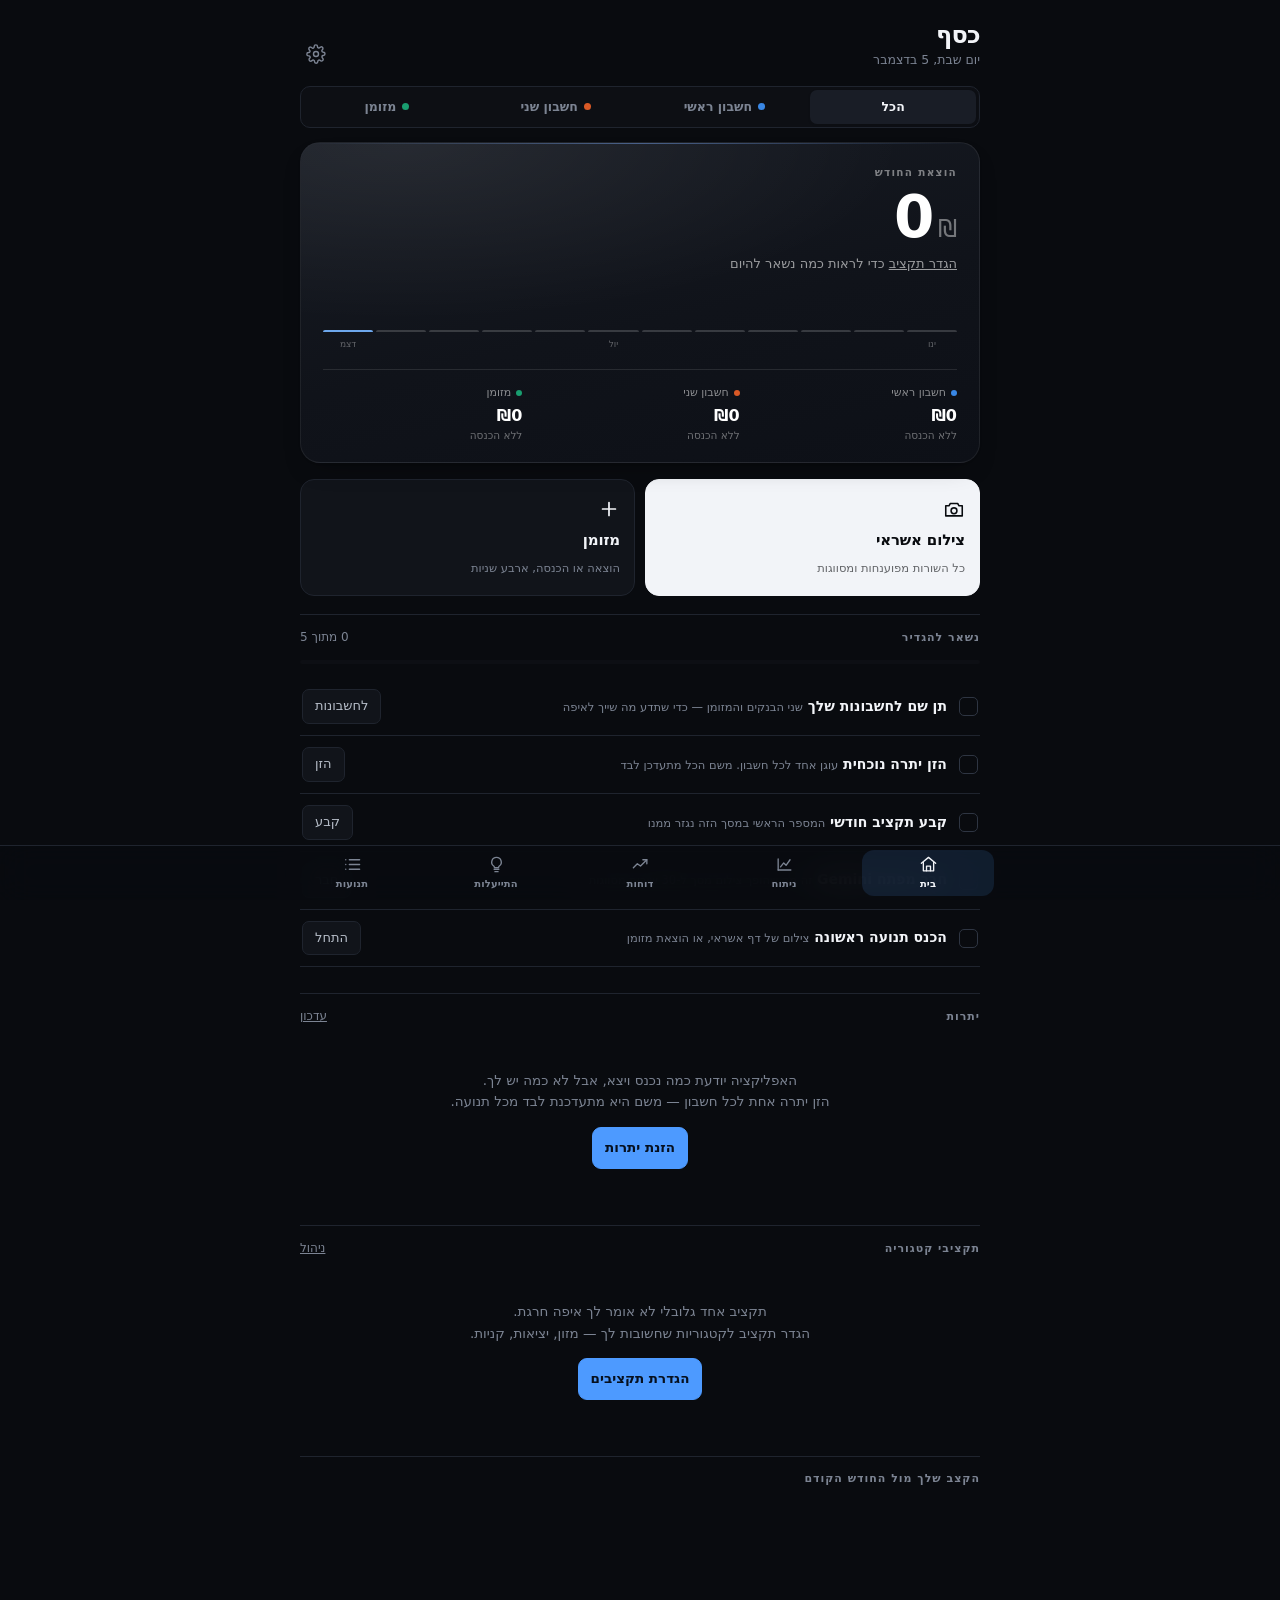
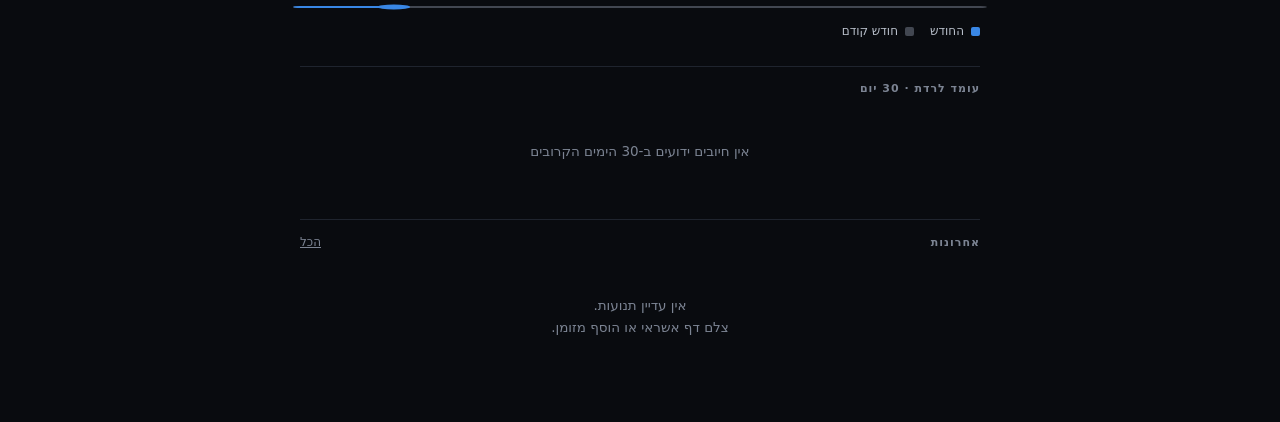
<file: index.html>
<!DOCTYPE html>
<html lang="he" dir="rtl">
<head>
<meta charset="utf-8">
<!--
  מדיניות תוכן קשיחה. XSS הוא כל מודל האיום כאן: אין שרת, ולכן הדרך היחידה
  להוציא נתונים מהמכשיר היא קוד זר שרץ בעמוד. default-src 'none' חוסם הכל,
  ומה שנפתח נפתח בשם. היעד היחיד שמותר לצאת אליו הוא נקודת הקצה של Gemini.
  script-src ללא 'unsafe-inline' ו-'unsafe-eval' — אין סקריפט מוטבע בעמוד.
-->
<meta http-equiv="Content-Security-Policy" content="default-src 'none'; script-src 'self'; style-src 'self' 'unsafe-inline'; img-src 'self' data: blob:; connect-src 'self' https://generativelanguage.googleapis.com; manifest-src 'self'; worker-src 'self'; base-uri 'none'; form-action 'none'; frame-ancestors 'none'">
<meta name="referrer" content="no-referrer">
<meta name="viewport" content="width=device-width,initial-scale=1,viewport-fit=cover">
<meta name="theme-color" content="#f9f9f7" media="(prefers-color-scheme: light)">
<meta name="theme-color" content="#0d0d0d" media="(prefers-color-scheme: dark)">
<meta name="apple-mobile-web-app-capable" content="yes">
<meta name="description" content="מעקב הוצאות פרטי — הכל נשאר על המכשיר.">
<title>כסף</title>
<link rel="manifest" href="./manifest.webmanifest">
<link rel="apple-touch-icon" href="./icons/icon-192.png">
<link rel="stylesheet" href="./style.css">
</head>
<body>

<svg width="0" height="0" style="position:absolute" aria-hidden="true"><defs>
  <g id="i-base" fill="none" stroke="currentColor" stroke-width="1.7" stroke-linecap="round" stroke-linejoin="round"></g>
</defs>
<symbol id="ic-home" viewBox="0 0 24 24" fill="none" stroke="currentColor" stroke-width="1.7" stroke-linecap="round" stroke-linejoin="round"><path d="M3 10.5 12 3l9 7.5"/><path d="M5.5 9.5V20h13V9.5"/><path d="M9.5 20v-6h5v6"/></symbol>
<symbol id="ic-food" viewBox="0 0 24 24" fill="none" stroke="currentColor" stroke-width="1.7" stroke-linecap="round" stroke-linejoin="round"><path d="M6 3v8a2 2 0 0 0 4 0V3"/><path d="M8 11v10"/><path d="M17 3c-1.5 1.5-2 3.5-2 5.5S15.5 12 17 12.5V21"/></symbol>
<symbol id="ic-car" viewBox="0 0 24 24" fill="none" stroke="currentColor" stroke-width="1.7" stroke-linecap="round" stroke-linejoin="round"><path d="M4 16v2.5M20 16v2.5"/><path d="M3 16v-4l2-5h14l2 5v4z"/><path d="M5.5 7h13"/><circle cx="7.5" cy="13.5" r="1"/><circle cx="16.5" cy="13.5" r="1"/></symbol>
<symbol id="ic-health" viewBox="0 0 24 24" fill="none" stroke="currentColor" stroke-width="1.7" stroke-linecap="round" stroke-linejoin="round"><path d="M12 20s-7-4.5-7-9.5A4 4 0 0 1 12 8a4 4 0 0 1 7 2.5c0 5-7 9.5-7 9.5z"/></symbol>
<symbol id="ic-family" viewBox="0 0 24 24" fill="none" stroke="currentColor" stroke-width="1.7" stroke-linecap="round" stroke-linejoin="round"><circle cx="8" cy="7" r="2.6"/><circle cx="17" cy="9" r="2"/><path d="M3.5 19v-1.5A3.5 3.5 0 0 1 7 14h2a3.5 3.5 0 0 1 3.5 3.5V19"/><path d="M15 19v-1a2.7 2.7 0 0 1 2.7-2.7h.6A2.7 2.7 0 0 1 21 18v1"/></symbol>
<symbol id="ic-bag" viewBox="0 0 24 24" fill="none" stroke="currentColor" stroke-width="1.7" stroke-linecap="round" stroke-linejoin="round"><path d="M5 8h14l-1 12H6z"/><path d="M9 8V6a3 3 0 0 1 6 0v2"/></symbol>
<symbol id="ic-plane" viewBox="0 0 24 24" fill="none" stroke="currentColor" stroke-width="1.7" stroke-linecap="round" stroke-linejoin="round"><path d="M21 12 3 18l4-6-4-6z"/><path d="M7 12h14"/></symbol>
<symbol id="ic-repeat" viewBox="0 0 24 24" fill="none" stroke="currentColor" stroke-width="1.7" stroke-linecap="round" stroke-linejoin="round"><path d="M4 9a5 5 0 0 1 5-5h10"/><path d="m16 1 3 3-3 3"/><path d="M20 15a5 5 0 0 1-5 5H5"/><path d="m8 23-3-3 3-3"/></symbol>
<symbol id="ic-bank" viewBox="0 0 24 24" fill="none" stroke="currentColor" stroke-width="1.7" stroke-linecap="round" stroke-linejoin="round"><path d="M3 9.5 12 4l9 5.5"/><path d="M5 10v8M10 10v8M14 10v8M19 10v8"/><path d="M3 20h18"/></symbol>
<symbol id="ic-chart" viewBox="0 0 24 24" fill="none" stroke="currentColor" stroke-width="1.7" stroke-linecap="round" stroke-linejoin="round"><path d="M4 19V5"/><path d="M4 19h16"/><path d="m7 15 4-5 3 3 5-7"/></symbol>
<symbol id="ic-swap" viewBox="0 0 24 24" fill="none" stroke="currentColor" stroke-width="1.7" stroke-linecap="round" stroke-linejoin="round"><path d="M4 8h13"/><path d="m14 5 3 3-3 3"/><path d="M20 16H7"/><path d="m10 13-3 3 3 3"/></symbol>
<symbol id="ic-income" viewBox="0 0 24 24" fill="none" stroke="currentColor" stroke-width="1.7" stroke-linecap="round" stroke-linejoin="round"><path d="M12 4v10"/><path d="m8 10 4 4 4-4"/><path d="M4 17v2a1 1 0 0 0 1 1h14a1 1 0 0 0 1-1v-2"/></symbol>
<symbol id="ic-plus" viewBox="0 0 24 24" fill="none" stroke="currentColor" stroke-width="1.9" stroke-linecap="round"><path d="M12 5v14M5 12h14"/></symbol>
<symbol id="ic-camera" viewBox="0 0 24 24" fill="none" stroke="currentColor" stroke-width="1.7" stroke-linecap="round" stroke-linejoin="round"><path d="M3 8.5h3.5L8 6h8l1.5 2.5H21v11H3z"/><circle cx="12" cy="14" r="3.2"/></symbol>
<symbol id="ic-gear" viewBox="0 0 24 24" fill="none" stroke="currentColor" stroke-width="1.7" stroke-linecap="round" stroke-linejoin="round"><circle cx="12" cy="12" r="3"/><path d="M19.4 15a1.6 1.6 0 0 0 .3 1.8l.1.1a2 2 0 1 1-2.8 2.8l-.1-.1a1.6 1.6 0 0 0-2.7 1.1v.3a2 2 0 1 1-4 0v-.2a1.6 1.6 0 0 0-2.8-1.1l-.1.1a2 2 0 1 1-2.8-2.8l.1-.1a1.6 1.6 0 0 0-1.1-2.7H3a2 2 0 1 1 0-4h.2a1.6 1.6 0 0 0 1.1-2.8l-.1-.1a2 2 0 1 1 2.8-2.8l.1.1a1.6 1.6 0 0 0 2.7-1.1V3a2 2 0 1 1 4 0v.2a1.6 1.6 0 0 0 2.8 1.1l.1-.1a2 2 0 1 1 2.8 2.8l-.1.1a1.6 1.6 0 0 0 1.1 2.7h.3a2 2 0 1 1 0 4h-.2a1.6 1.6 0 0 0-1.5 1z"/></symbol>
<symbol id="ic-check" viewBox="0 0 24 24" fill="none" stroke="currentColor" stroke-width="2.6" stroke-linecap="round" stroke-linejoin="round"><path d="m4 12.5 5.5 5.5L20 6"/></symbol>
<symbol id="ic-alert" viewBox="0 0 24 24" fill="none" stroke="currentColor" stroke-width="1.7" stroke-linecap="round" stroke-linejoin="round"><path d="M12 4 2.5 20h19z"/><path d="M12 10v4.5M12 17.5v.01"/></symbol>
<symbol id="ic-info" viewBox="0 0 24 24" fill="none" stroke="currentColor" stroke-width="1.7" stroke-linecap="round" stroke-linejoin="round"><circle cx="12" cy="12" r="9"/><path d="M12 11v5M12 7.5v.01"/></symbol>
<symbol id="ic-key" viewBox="0 0 24 24" fill="none" stroke="currentColor" stroke-width="1.7" stroke-linecap="round" stroke-linejoin="round"><circle cx="8" cy="15" r="4"/><path d="m11 12 8-8 2 2-2 2 2 2-2 2-2-2-2 2z"/></symbol>
<symbol id="ic-save" viewBox="0 0 24 24" fill="none" stroke="currentColor" stroke-width="1.7" stroke-linecap="round" stroke-linejoin="round"><path d="M12 3v12"/><path d="m8 11 4 4 4-4"/><path d="M4 18v2h16v-2"/></symbol>
<symbol id="ic-list" viewBox="0 0 24 24" fill="none" stroke="currentColor" stroke-width="1.7" stroke-linecap="round" stroke-linejoin="round"><path d="M8 6h13M8 12h13M8 18h13"/><path d="M3.5 6v.01M3.5 12v.01M3.5 18v.01"/></symbol>
<symbol id="ic-bulb" viewBox="0 0 24 24" fill="none" stroke="currentColor" stroke-width="1.7" stroke-linecap="round" stroke-linejoin="round"><path d="M9 18h6"/><path d="M10 21h4"/><path d="M12 3a6 6 0 0 0-3.5 10.9c.6.5.9 1.2.9 1.9v.2h5.2v-.2c0-.7.3-1.4.9-1.9A6 6 0 0 0 12 3z"/></symbol>
<symbol id="ic-search" viewBox="0 0 24 24" fill="none" stroke="currentColor" stroke-width="1.7" stroke-linecap="round"><circle cx="11" cy="11" r="6.5"/><path d="m16 16 4.5 4.5"/></symbol>
<symbol id="ic-trash" viewBox="0 0 24 24" fill="none" stroke="currentColor" stroke-width="1.7" stroke-linecap="round" stroke-linejoin="round"><path d="M4 7h16"/><path d="M9 7V5h6v2"/><path d="M6.5 7 7.5 20h9l1-13"/></symbol>
<symbol id="ic-x" viewBox="0 0 24 24" fill="none" stroke="currentColor" stroke-width="1.9" stroke-linecap="round"><path d="M6 6 18 18M18 6 6 18"/></symbol>
<symbol id="ic-chev" viewBox="0 0 24 24" fill="none" stroke="currentColor" stroke-width="1.9" stroke-linecap="round" stroke-linejoin="round"><path d="m9 5 7 7-7 7"/></symbol>
<symbol id="ic-moon" viewBox="0 0 24 24" fill="none" stroke="currentColor" stroke-width="1.7" stroke-linecap="round" stroke-linejoin="round"><path d="M20 14.5A8.5 8.5 0 0 1 9.5 4a8.5 8.5 0 1 0 10.5 10.5z"/></symbol>
<symbol id="ic-trend" viewBox="0 0 24 24" fill="none" stroke="currentColor" stroke-width="1.7" stroke-linecap="round" stroke-linejoin="round"><path d="m3 16 5-5 4 3 8-8"/><path d="M15 6h5v5"/></symbol>
<symbol id="ic-lock" viewBox="0 0 24 24" fill="none" stroke="currentColor" stroke-width="1.7" stroke-linecap="round" stroke-linejoin="round"><rect x="4.5" y="10.5" width="15" height="10" rx="2"/><path d="M8 10.5V7.5a4 4 0 0 1 8 0v3"/></symbol>
<symbol id="ic-shield" viewBox="0 0 24 24" fill="none" stroke="currentColor" stroke-width="1.7" stroke-linecap="round" stroke-linejoin="round"><path d="M12 3 5 6v5.5c0 4.4 2.9 8.2 7 9.5 4.1-1.3 7-5.1 7-9.5V6z"/><path d="m9 12 2 2 4-4"/></symbol>
</svg>

<div class="sheet" id="sh-lock"><div class="veil"></div><div class="card">
  <div class="grip"></div><h2 class="title">האפליקציה נעולה</h2>
  <div id="lock-body"></div>
</div></div>

<div class="sheet" id="sh-pin"><div class="veil" data-close></div><div class="card">
  <div class="grip"></div><h2 class="title" id="pin-title">קוד נעילה</h2>
  <div id="pin-body"></div>
</div></div>

<div id="app">

<!-- ==================== בית ==================== -->
<section class="view on" id="v-home">
  <header class="pagehead">
    <div>
      <h1>כסף</h1>
      <div class="meta" id="home-date"></div>
    </div>
    <button id="go-settings" aria-label="הגדרות" style="color:var(--ink-3);padding:6px">
      <svg width="20" height="20"><use href="#ic-gear"/></svg>
    </button>
  </header>

  <div class="segmented" id="acct-switch"></div>

  <div class="board" id="board"></div>

  <div class="actions">
    <button class="action primary" id="act-shot">
      <svg><use href="#ic-camera"/></svg>
      <span class="t">צילום אשראי</span>
      <span class="s">כל השורות מפוענחות ומסווגות</span>
    </button>
    <button class="action" id="act-cash">
      <svg><use href="#ic-plus"/></svg>
      <span class="t">מזומן</span>
      <span class="s">הוצאה או הכנסה, ארבע שניות</span>
    </button>
  </div>

  <div id="setup" hidden></div>
  <div id="home-alerts"></div>
  <div id="recap" hidden></div>

  <div class="sec">
    <header>
      <h2>יתרות</h2>
      <button class="aside" id="edit-balances" style="text-decoration:underline">עדכון</button>
    </header>
    <div id="balances"></div>
  </div>

  <div class="sec">
    <header>
      <h2>תקציבי קטגוריה</h2>
      <button class="aside" id="edit-budgets" style="text-decoration:underline">ניהול</button>
    </header>
    <div id="budgets"></div>
  </div>

  <div class="sec">
    <header>
      <h2>הקצב שלך מול החודש הקודם</h2>
      <div class="aside" id="pace-aside"></div>
    </header>
    <div id="home-line"></div>
    <div class="legend">
      <span><i class="swatch" style="background:var(--s1)"></i>החודש</span>
      <span><i class="swatch" style="background:var(--ink-3);opacity:.5"></i>חודש קודם</span>
    </div>
  </div>

  <div class="sec">
    <header>
      <h2>עומד לרדת · 30 יום</h2>
      <div class="aside" id="upcoming-aside"></div>
    </header>
    <div id="upcoming"></div>
  </div>

  <div class="sec">
    <header>
      <h2>אחרונות</h2>
      <button class="aside" id="see-all" style="text-decoration:underline">הכל</button>
    </header>
    <div id="recent"></div>
  </div>
</section>

<!-- ==================== ניתוח ==================== -->
<section class="view" id="v-analysis">
  <header class="pagehead">
    <div>
      <h1 id="an-title">ניתוח</h1>
      <div class="meta" id="an-meta"></div>
    </div>
    <div style="display:flex;gap:4px">
      <button id="an-prev" aria-label="חודש קודם" style="color:var(--ink-3);padding:8px"><svg width="18" height="18"><use href="#ic-chev"/></svg></button>
      <button id="an-next" aria-label="חודש הבא" style="color:var(--ink-3);padding:8px;transform:rotate(180deg)"><svg width="18" height="18"><use href="#ic-chev"/></svg></button>
    </div>
  </header>

  <div class="tiles" id="an-tiles"></div>

  <div class="sec">
    <header><h2>שאל את הכסף</h2></header>
    <div class="pair" style="align-items:stretch">
      <input class="inp" id="ask-q" placeholder="כמה הוצאתי על אוכל החודש?" autocomplete="off">
      <button class="btn accent sm" id="ask-go" style="flex:0 0 auto">שאל</button>
    </div>
    <div id="ask-a"></div>
    <div class="hint">השאלה נשלחת ל-Gemini יחד עם סיכומים חודשיים בלבד — לא תנועות בודדות.</div>
  </div>

  <div class="sec">
    <header><h2>מה השתנה מהחודש הקודם</h2><div class="aside" id="an-attr-aside"></div></header>
    <div id="an-attribution"></div>
  </div>

  <div class="sec">
    <header><h2>קצב ותחזית סוף חודש</h2><div class="aside" id="an-pace-aside"></div></header>
    <div id="an-pace"></div>
  </div>

  <div class="sec">
    <header><h2>זרימת הכסף</h2><div class="aside" id="an-flow-aside"></div></header>
    <div id="an-sankey"></div>
  </div>

  <div class="sec">
    <header><h2>מהכנסה לנטו</h2><div class="aside">מפל החודש</div></header>
    <div id="an-waterfall"></div>
  </div>

  <div class="sec">
    <header>
      <h2>חשבונות — הכנסה מול הוצאה</h2>
      <div class="viewtoggle" data-toggle="accounts">
        <button data-mode="chart" class="on">גרף</button><button data-mode="table">טבלה</button>
      </div>
    </header>
    <div id="an-accounts"></div>
    <div class="legend">
      <span><i class="swatch" style="background:var(--pos)"></i>נכנס</span>
      <span><i class="swatch" style="background:var(--neg)"></i>יצא</span>
    </div>
  </div>

  <div class="sec">
    <header>
      <h2>לפי מחלקה</h2>
      <div class="viewtoggle" data-toggle="depts">
        <button data-mode="chart" class="on">גרף</button><button data-mode="table">טבלה</button>
      </div>
    </header>
    <div id="an-depts"></div>
  </div>

  <div class="sec">
    <header><h2>הרכב לאורך זמן</h2>
      <div class="viewtoggle" data-toggle="stack">
        <button data-mode="chart" class="on">גרף</button><button data-mode="table">טבלה</button>
      </div>
    </header>
    <div id="an-stack"></div>
  </div>

  <div class="grid2">
    <div class="sec">
      <header><h2>קבוע מול משתנה</h2></header>
      <div id="an-kind"></div>
    </div>
    <div class="sec">
      <header><h2>חיוני מול רשות</h2></header>
      <div id="an-need"></div>
    </div>
  </div>

  <div class="sec">
    <header><h2>מפת הוצאה יומית</h2>
      <div class="viewtoggle" data-toggle="heat">
        <button data-mode="chart" class="on">מפה</button><button data-mode="table">טבלה</button>
      </div>
    </header>
    <div class="aside" id="an-heat-aside" style="font-size:12px;color:var(--ink-3);margin-bottom:10px"></div>
    <div id="an-heat"></div>
  </div>

  <div class="sec">
    <header><h2>בתי העסק הגדולים</h2></header>
    <div class="scroll-x" id="an-merchants"></div>
  </div>

  <div class="sec">
    <header><h2>התחייבויות בתשלומים</h2></header>
    <div class="scroll-x" id="an-inst"></div>
  </div>

  <div class="sec">
    <header><h2>יציבות הקטגוריות</h2><div class="aside">מה אפשר לתקצב</div></header>
    <div class="scroll-x" id="an-volatility"></div>
    <div class="hint">מקדם השתנות נמוך = ההוצאה חוזרת על עצמה וניתן לתכנן עליה.
      גבוה = כל תחזית על הקטגוריה הזו היא ניחוש, וגם התקציב עליה יהיה כזה.</div>
  </div>

  <div class="grid2">
    <div class="sec">
      <header><h2>ריכוזיות</h2></header>
      <div id="an-concentration"></div>
    </div>
    <div class="sec">
      <header><h2>לפי יום בשבוע</h2></header>
      <div id="an-weekday"></div>
    </div>
  </div>

  <div class="sec">
    <header><h2>תזרים מצטבר</h2><div class="aside">נכנס פחות יצא, מצטבר</div></header>
    <div id="an-cumulative"></div>
  </div>

  <div class="sec">
    <header><h2>תחזית שלושה חודשים</h2><div class="aside" id="fc-meta"></div></header>
    <div id="fc-body"></div>
    <div class="hint">הקבוע נלקח מהחיובים החוזרים שזוהו בפועל. המשתנה הוא <b>חציון</b>
      שלושת החודשים האחרונים בניכוי הקבוע — חציון ולא ממוצע, כדי שחודש חריג אחד
      לא יעוות את התחזית. תשלומים פתוחים נוספים לפי הלוח האמיתי שלהם.</div>
  </div>
</section>


<!-- ==================== דוחות ==================== -->
<section class="view" id="v-reports">
  <header class="pagehead">
    <div><h1>דוחות</h1><div class="meta" id="rp-meta"></div></div>
    <button class="chip" id="rep-export">הורדת דוח חודשי</button>
  </header>

  <div class="sec">
    <header><h2>סגירת חודש</h2><div class="aside" id="rep-close-aside"></div></header>
    <div id="rep-close"></div>
  </div>

  <div class="sec">
    <header><h2>לוח חיובים קרובים</h2><div class="aside" id="rep-cal-aside"></div></header>
    <div id="rep-cal"></div>
    <div class="hint">קבועות, מנויים שזוהו, ותשלומים פתוחים — על ימי החודש.
      געו ביום כדי לראות מה יורד בו.</div>
  </div>

  <div class="sec">
    <header><h2>שווי נקי לאורך זמן</h2><div class="aside" id="rep-nw-aside"></div></header>
    <div id="rep-nw"></div>
  </div>

  <div class="sec">
    <header><h2>שיעור חיסכון</h2><div class="aside" id="rep-sr-aside"></div></header>
    <div id="rep-sr"></div>
    <div class="hint">כמה מכל שקל שנכנס הפך לחיסכון והשקעה. זה המדד — לא כמה יצא.</div>
  </div>

  <div class="sec">
    <header><h2>הון לפי אפיק</h2><div class="aside" id="rep-wealth-aside"></div></header>
    <div id="rep-wealth"></div>
  </div>

  <div class="sec">
    <header><h2>מסחר — שורה תחתונה</h2><div class="aside" id="rep-tr-aside"></div></header>
    <div id="rep-trading"></div>
  </div>
</section>

<!-- ==================== התייעלות ==================== -->
<section class="view" id="v-insights">
  <header class="pagehead">
    <div>
      <h1>התייעלות</h1>
      <div class="meta" id="in-meta"></div>
    </div>
  </header>
  <div class="hero" id="in-hero"></div>
  <div id="in-findings"></div>
  <div class="sec">
    <header>
      <h2>מצאי חיובים חוזרים</h2>
      <div class="aside" id="in-rec-aside"></div>
    </header>
    <div class="scroll-x" id="in-recurring"></div>
  </div>
</section>

<!-- ==================== תנועות ==================== -->
<section class="view" id="v-ledger">
  <header class="pagehead">
    <div><h1>תנועות</h1><div class="meta" id="lg-meta"></div></div>
  </header>
  <div class="field">
    <input class="inp" id="q" placeholder="חיפוש בית עסק, הערה או קטגוריה" autocomplete="off" type="search">
  </div>
  <div class="filterbar" id="lg-filters"></div>
  <details id="lg-adv">
    <summary>סינון מתקדם</summary>
    <div class="pair">
      <div class="field" style="margin:0"><label>מתאריך</label><input class="inp" type="date" id="lg-from"></div>
      <div class="field" style="margin:0"><label>עד תאריך</label><input class="inp" type="date" id="lg-to"></div>
    </div>
    <div class="pair">
      <div class="field" style="margin:0"><label>מסכום ₪</label><input class="inp" type="number" inputmode="decimal" id="lg-min"></div>
      <div class="field" style="margin:0"><label>עד סכום ₪</label><input class="inp" type="number" inputmode="decimal" id="lg-max"></div>
    </div>
    <div class="chipset" id="lg-tags"></div>
    <button class="btn ghost sm" id="lg-clear">נקה סינון</button>
  </details>
  <div id="lg-list"></div>
</section>

<!-- ==================== הגדרות ==================== -->
<section class="view" id="v-settings">
  <header class="pagehead"><div><h1>הגדרות</h1><div class="meta" id="st-meta"></div></div></header>

  <div class="sec">
    <header><h2>מפתח Gemini</h2></header>
    <div class="field">
      <input class="inp" id="st-key" type="password" placeholder="AIza…" autocomplete="off">
      <div class="hint">מפתח חינמי מ-<a href="https://aistudio.google.com/apikey" target="_blank" rel="noopener">aistudio.google.com/apikey</a>. נשמר על המכשיר בלבד ולא נכלל בגיבוי.</div>
    </div>
    <div class="btnrow">
      <button class="btn ghost sm" id="st-test">בדיקה</button>
      <button class="btn sm" id="st-savekey">שמירה</button>
    </div>
    <div id="st-keymsg" style="margin-top:11px"></div>
    <div class="field" id="st-modelwrap" style="margin-top:12px;display:none">
      <label>מודל</label><select class="inp" id="st-model"></select>
    </div>
  </div>

  <div class="sec">
    <header><h2>תקציב חודשי</h2></header>
    <div class="field">
      <input class="inp" id="st-budget" type="number" inputmode="decimal" placeholder="12000">
      <div class="hint">מזין את המספר "נשאר להוציא היום". העברות והכנסות לא נספרות בו.</div>
    </div>
    <button class="btn ghost sm" id="st-savebudget">שמירה</button>
  </div>

  <div class="sec">
    <header><h2>חשבונות</h2></header>
    <div id="st-accounts"></div>
    <button class="btn ghost sm" id="st-addaccount" style="margin-top:11px">חשבון חדש</button>
    <div class="hint">כל תנועה שייכת לחשבון. בבית אפשר לעבור בין החשבונות או לראות את כולם יחד,
      וההכנסות וההוצאות של כל חשבון מוצגות באותה תמונה.</div>
  </div>

  <div class="sec">
    <header><h2>הוצאות קבועות</h2></header>
    <div id="st-fixed"></div>
    <button class="btn ghost sm" id="st-addfixed" style="margin-top:11px">הוצאה קבועה חדשה</button>
    <div class="hint">נרשמות אוטומטית בתחילת כל חודש.</div>
  </div>

  <div class="sec">
    <header><h2>גיבוי החוצה</h2></header>
    <div class="hint" id="st-backupinfo" style="margin:0 0 11px"></div>
    <button class="btn" id="st-export"><svg><use href="#ic-save"/></svg>גיבוי עכשיו</button>
    <div class="hint">בטלפון נפתח תפריט השיתוף. במחשב הקובץ יורד.</div>
    <div class="btnrow" style="margin-top:11px">
      <button class="btn ghost sm" id="st-csv">CSV</button>
      <button class="btn ghost sm" id="st-import">ייבוא</button>
    </div>
  </div>

  <div class="sec">
    <header><h2>גיבויים על המכשיר</h2></header>
    <div id="st-snaps"></div>
    <div class="hint">אוטומטי פעם ביום ולפני כל פעולה הרסנית. 12 אחרונים. מגן מטעות אנוש — לא מאובדן הטלפון.</div>
  </div>

  <div class="sec">
    <header><h2>חוקי סיווג</h2></header>
    <div class="hint" id="st-rules" style="margin:0 0 11px"></div>
    <div class="btnrow">
      <button class="btn ghost sm" id="st-managerules">ניהול חוקים</button>
      <button class="btn ghost sm" id="st-clearrules">איפוס</button>
    </div>
  </div>

  <div class="sec">
    <header><h2>אבטחה</h2></header>
    <div id="st-security"></div>
  </div>

  <div class="sec">
    <header><h2>תצוגה</h2></header>
    <div class="chipset" id="st-theme"></div>
  </div>

  <div class="sec">
    <header><h2>אזור מסוכן</h2></header>
    <button class="btn danger" id="st-wipe"><svg><use href="#ic-trash"/></svg>מחיקת כל הנתונים</button>
  </div>

  <div class="empty" style="padding:22px 0 0" id="st-version"></div>
</section>

</div>

<nav class="tabbar">
  <div class="in">
    <button data-go="home" class="on"><svg><use href="#ic-home"/></svg>בית</button>
    <button data-go="analysis"><svg><use href="#ic-chart"/></svg>ניתוח</button>
    <button data-go="reports"><svg><use href="#ic-trend"/></svg>דוחות</button>
    <button data-go="insights"><svg><use href="#ic-bulb"/></svg>התייעלות</button>
    <button data-go="ledger"><svg><use href="#ic-list"/></svg>תנועות</button>
  </div>
</nav>

<!-- ==================== מגירות ==================== -->
<div class="sheet" id="sh-add"><div class="veil" data-close></div><div class="card">
  <div class="grip"></div>
  <div class="segmented" id="add-dir"></div>
  <div class="amount"><span class="v zero" id="add-amt">0</span><span class="cur" id="add-cur"> ₪</span></div>
  <div class="chipset" id="add-quick" style="margin-bottom:12px"></div>
  <div class="keys" id="add-keys"></div>
  <div class="field"><input class="inp" id="add-merch" placeholder="על מה? (רשות)" autocomplete="off"></div>
  <div class="pair" style="margin-bottom:12px">
    <div class="field" style="margin:0"><label>קטגוריה</label>
      <button class="inp" id="add-cat" style="text-align:right">בחירה</button></div>
    <div class="field" style="margin:0"><label>חשבון</label>
      <select class="inp" id="add-account"></select></div>
  </div>
  <div class="field"><label>תאריך</label><input class="inp" id="add-date" type="date"></div>
  <button class="btn accent" id="add-save">שמירה</button>
  <button class="btn ghost" id="add-more" style="margin-top:9px">אפשרויות נוספות</button>
  <div id="add-extra" hidden style="margin-top:12px">
    <div class="field"><label>אמצעי תשלום</label><select class="inp" id="add-method"></select></div>
    <div class="chipset" id="add-flags"></div>
  </div>
</div></div>

<div class="sheet" id="sh-cat"><div class="veil" data-close></div><div class="card">
  <div class="grip"></div><h2 class="title">בחירת קטגוריה</h2>
  <div class="picker" id="cat-picker"></div>
</div></div>

<div class="sheet" id="sh-shot"><div class="veil" data-close></div><div class="card">
  <div class="grip"></div><h2 class="title">צילום מסך</h2>
  <div id="shot-body"></div>
</div></div>

<div class="sheet" id="sh-tx"><div class="veil" data-close></div><div class="card">
  <div class="grip"></div><h2 class="title">תנועה</h2>
  <div id="tx-body"></div>
</div></div>

<div class="sheet" id="sh-fixed"><div class="veil" data-close></div><div class="card">
  <div class="grip"></div><h2 class="title">הוצאה קבועה</h2>
  <div id="fixed-body"></div>
</div></div>

<div class="sheet" id="sh-account"><div class="veil" data-close></div><div class="card">
  <div class="grip"></div><h2 class="title">חשבון</h2>
  <div id="account-body"></div>
</div></div>

<div class="sheet" id="sh-balances"><div class="veil" data-close></div><div class="card">
  <div class="grip"></div><h2 class="title">עדכון יתרות</h2>
  <div id="balances-body"></div>
</div></div>

<div class="sheet" id="sh-budgets"><div class="veil" data-close></div><div class="card">
  <div class="grip"></div><h2 class="title">תקציבי קטגוריה</h2>
  <div id="budgets-body"></div>
</div></div>

<div class="sheet" id="sh-split"><div class="veil" data-close></div><div class="card">
  <div class="grip"></div><h2 class="title">פיצול תנועה</h2>
  <div id="split-body"></div>
</div></div>

<div class="sheet" id="sh-rules"><div class="veil" data-close></div><div class="card">
  <div class="grip"></div><h2 class="title">חוקי סיווג</h2>
  <div id="rules-body"></div>
</div></div>

<div class="sheet" id="sh-merch"><div class="veil" data-close></div><div class="card">
  <div class="grip"></div><h2 class="title" id="merch-title">בית עסק</h2>
  <div id="merch-body"></div>
</div></div>

<div class="toast" id="toast"></div>
<input type="file" id="filein" accept="image/*" multiple hidden>
<input type="file" id="jsonin" accept="application/json,.json" hidden>

<script type="module" src="./app.js"></script>
</body>
</html>
</file>
<file: style.css>
/* ============================================================
   כסף — מערכת עיצוב
   משטחים, דיו וסדרות צבע לקוחים מפלטה שעברה אימות CVD מלא
   בשני המצבים. אין גרדיאנטים, אין זוהר, אין אמוג'י.
   המבנה נשען על קווי שיער וטיפוגרפיה, לא על כרטיסים מרחפים.
   ============================================================ */

:root {
  color-scheme: light;

  /* משטחים */
  --plane:        #f9f9f7;
  --surface:      #fcfcfb;
  --surface-sunk: #f2f1ec;
  --surface-hi:   #ffffff;

  /* דיו */
  --ink:      #0b0b0b;
  --ink-2:    #52514e;
  --ink-3:    #898781;
  --rule:     #e1e0d9;
  --rule-2:   #c3c2b7;
  --ring:     rgba(11, 11, 11, .10);

  /* סדרות — סדר קבוע, לעולם לא מחזורי */
  --s1: #2a78d6; --s2: #eb6834; --s3: #1baf7a; --s4: #eda100;
  --s5: #e87ba4; --s6: #008300; --s7: #4a3aa7; --s8: #e34948;

  /* רצף לינארי — כחול, בהיר→כהה */
  --q1: #cde2fb; --q2: #b7d3f6; --q3: #9ec5f4; --q4: #86b6ef;
  --q5: #6da7ec; --q6: #5598e7; --q7: #3987e5; --q8: #2a78d6; --q9: #256abf;

  /* מצב — לעולם לא כסדרה */
  --good: #0ca30c; --warn: #fab219; --serious: #ec835a; --critical: #d03b3b;
  --delta-up: #006300;

  /* קוטביות — הכנסה מול הוצאה */
  --pos: #2a78d6;
  --neg: #e34948;

  --accent: #2a78d6;
  --accent-ink: #ffffff;

  --safe-b: env(safe-area-inset-bottom, 0px);
  --safe-t: env(safe-area-inset-top, 0px);
  --nav-h: 58px;
}

/* מצב כהה — טרמינל פיננסי: שחור-כחלחל עמוק, משטחים מורמים בקו אור דק,
   והסדרות המאומתות נשארות כמו שהן. הניטרלים קרים בכוונה — חום נראה ביתי,
   קור נראה מקצועי. */
@media (prefers-color-scheme: dark) {
  :root:where(:not([data-theme="light"])) {
    color-scheme: dark;
    --plane: #090b0f; --surface: #11141a; --surface-sunk: #0d0f14; --surface-hi: #191d26;
    --ink: #f2f4f8; --ink-2: #b7bec9; --ink-3: #7c8493;
    --rule: #1f242e; --rule-2: #2e3542; --ring: rgba(120,160,255,.16);
    --s1: #3987e5; --s2: #d95926; --s3: #199e70; --s4: #c98500;
    --s5: #d55181; --s6: #008300; --s7: #9085e9; --s8: #e66767;
    --q1: #0d366b; --q2: #104281; --q3: #184f95; --q4: #1c5cab;
    --q5: #256abf; --q6: #2a78d6; --q7: #3987e5; --q8: #5598e7; --q9: #6da7ec;
    --delta-up: #22c55e;
    --pos: #3987e5; --neg: #f87171;
    --accent: #4d9aff;
    --accent-ink: #06101f;
  }
}
:root[data-theme="dark"] {
  color-scheme: dark;
  --plane: #090b0f; --surface: #11141a; --surface-sunk: #0d0f14; --surface-hi: #191d26;
  --ink: #f2f4f8; --ink-2: #b7bec9; --ink-3: #7c8493;
  --rule: #1f242e; --rule-2: #2e3542; --ring: rgba(120,160,255,.16);
  --s1: #3987e5; --s2: #d95926; --s3: #199e70; --s4: #c98500;
  --s5: #d55181; --s6: #008300; --s7: #9085e9; --s8: #e66767;
  --q1: #0d366b; --q2: #104281; --q3: #184f95; --q4: #1c5cab;
  --q5: #256abf; --q6: #2a78d6; --q7: #3987e5; --q8: #5598e7; --q9: #6da7ec;
  --delta-up: #22c55e;
  --pos: #3987e5; --neg: #f87171;
  --accent: #4d9aff;
  --accent-ink: #06101f;
}

/* ---------- בסיס ---------- */

*, *::before, *::after { box-sizing: border-box; -webkit-tap-highlight-color: transparent; }
/* display מפורש בכל כלל גובר על ברירת המחדל של [hidden] — מחזירים את הסדר */
[hidden] { display: none !important; }
html, body { margin: 0; padding: 0; }
html { -webkit-text-size-adjust: 100%; }
body {
  background: var(--plane);
  color: var(--ink);
  font-family: system-ui, -apple-system, "Segoe UI", sans-serif;
  font-size: 15px;
  line-height: 1.45;
  overscroll-behavior-y: none;
  padding-top: var(--safe-t);
}
button { font: inherit; color: inherit; background: none; border: 0; padding: 0; cursor: pointer; }
input, select, textarea { font: inherit; color: inherit; }
svg { display: block; }
a { color: var(--accent); text-underline-offset: 2px; }

.num  { font-variant-numeric: tabular-nums; font-feature-settings: "tnum"; }
.prop { font-variant-numeric: proportional-nums; }

/* ---------- שלד ---------- */

#app { max-width: 720px; margin: 0 auto; padding: 0 20px calc(var(--nav-h) + 34px + var(--safe-b)); }
.view { display: none; }
.view.on { display: block; }

.pagehead { display: flex; align-items: flex-end; justify-content: space-between; gap: 14px; padding: 22px 0 16px; }
.pagehead h1 { margin: 0; font-size: 24px; font-weight: 640; letter-spacing: -.028em; line-height: 1.1; }
.pagehead .meta { color: var(--ink-3); font-size: 12.5px; margin-top: 3px; }

/* כותרת מקטע — קו שיער וטיפוגרפיה, לא כרטיס */
.sec { border-top: 1px solid var(--rule); padding-top: 14px; margin-top: 26px; }
.sec:first-of-type { margin-top: 6px; }
.sec > header { display: flex; align-items: baseline; justify-content: space-between; gap: 12px; margin-bottom: 14px; }
.sec > header h2 {
  margin: 0; font-size: 11px; font-weight: 660; letter-spacing: .09em;
  text-transform: uppercase; color: var(--ink-3);
}
.sec > header .aside { font-size: 12px; color: var(--ink-3); }
.sec > header .aside b { color: var(--ink-2); font-weight: 600; }

.panel { background: var(--surface); border: 1px solid var(--rule); border-radius: 10px; padding: 16px; }
.panel + .panel { margin-top: 10px; }

/* ============================================================
   לוח החשבון — האלמנט החתום של האפליקציה.
   משטח כהה על עמוד בהיר: ניגודיות היא מה שיוצר נוכחות, לא קישוט.
   הוא נושא את המספר, את המגמה ואת פילוח החשבונות ביחידה אחת.
   ============================================================ */

.board {
  background: #14161a; color: #fff; border-radius: 20px; padding: 22px 22px 18px;
  margin: 4px 0 16px; position: relative; overflow: hidden;
  box-shadow: 0 1px 2px rgba(0,0,0,.10), 0 12px 28px -14px rgba(0,0,0,.42);
}
.board::after {
  content: ''; position: absolute; inset: 0; pointer-events: none;
  background: radial-gradient(120% 90% at 15% 0%, rgba(255,255,255,.07), transparent 62%);
}
.board > * { position: relative; z-index: 1; }

.board .eyebrow {
  font-size: 10.5px; font-weight: 660; letter-spacing: .12em; text-transform: uppercase;
  color: rgba(255,255,255,.46); margin-bottom: 10px;
}
.board .fig {
  font-size: clamp(42px, 12.5vw, 58px); font-weight: 660; letter-spacing: -.04em;
  line-height: .94; font-variant-numeric: proportional-nums; display: flex;
  align-items: baseline; gap: .1em;
}
.board .fig .cur { font-size: .42em; font-weight: 500; color: rgba(255,255,255,.42); letter-spacing: 0; }
.board .fig.neg { color: #ff8a8a; }
.board .sub { color: rgba(255,255,255,.58); font-size: 13px; margin-top: 11px; }
.board .sub b { color: #fff; font-weight: 600; }

.board .meter { background: rgba(255,255,255,.12); margin-top: 15px; height: 5px; border-radius: 3px; }
.board .meter i { background: #6da7ec; }
.board .meter i.over { background: #ff8a8a; }

/* מגמה משולבת בתוך הלוח — לא מקטע נפרד */
.board .spark { margin-top: 18px; display: flex; align-items: flex-end; gap: 3px; height: 40px; }
.board .spark i {
  flex: 1; background: rgba(255,255,255,.17); border-radius: 2px 2px 0 0; min-height: 2px;
  transition: height .5s cubic-bezier(.2,.8,.3,1);
}
.board .spark i.now { background: #6da7ec; }
.board .sparkx { display: flex; gap: 3px; margin-top: 6px; }
.board .sparkx span { flex: 1; text-align: center; font-size: 9px; color: rgba(255,255,255,.34); }

/* פילוח חשבונות בתוך הלוח */
.board .accts { display: flex; gap: 18px; margin-top: 18px; padding-top: 15px; border-top: 1px solid rgba(255,255,255,.10); }
.board .acct { flex: 1; min-width: 0; }
.board .acct .n { font-size: 11px; color: rgba(255,255,255,.52); display: flex; align-items: center; gap: 5px; }
.board .acct .n i { width: 6px; height: 6px; border-radius: 50%; flex: 0 0 6px; }
.board .acct .v { font-size: 16px; font-weight: 640; margin-top: 3px; font-variant-numeric: tabular-nums; }
.board .acct .d { font-size: 10.5px; color: rgba(255,255,255,.40); margin-top: 1px; font-variant-numeric: tabular-nums; }

/* ---------- בורר חשבון ---------- */

.segmented {
  display: flex; background: var(--surface-sunk); border: 1px solid var(--rule);
  border-radius: 10px; padding: 3px; gap: 3px; margin-bottom: 14px;
}
.segmented button {
  flex: 1; padding: 8px 6px; border-radius: 7px; font-size: 12.5px; font-weight: 560;
  color: var(--ink-3); white-space: nowrap; overflow: hidden; text-overflow: ellipsis;
  display: flex; align-items: center; justify-content: center; gap: 6px; transition: .12s;
}
.segmented button i { width: 7px; height: 7px; border-radius: 50%; flex: 0 0 7px; }
.segmented button.on { background: var(--surface-hi); color: var(--ink); font-weight: 640; box-shadow: 0 1px 3px rgba(0,0,0,.09); }

/* ---------- שתי פעולות הענק ---------- */

.actions { display: grid; grid-template-columns: 1fr 1fr; gap: 10px; margin-bottom: 18px; }
.action {
  border-radius: 14px; padding: 18px 14px; display: flex; flex-direction: column;
  align-items: flex-start; gap: 10px; border: 1px solid var(--rule); background: var(--surface);
  transition: transform .1s, border-color .12s;
}
.action:active { transform: scale(.975); }
.action svg { width: 22px; height: 22px; }
.action .t { font-size: 15px; font-weight: 620; letter-spacing: -.01em; }
.action .s { font-size: 11.5px; color: var(--ink-3); line-height: 1.35; text-align: right; }
.action.primary { background: var(--ink); border-color: var(--ink); color: var(--plane); }
.action.primary .s { color: color-mix(in srgb, var(--plane) 62%, transparent); }

/* ---------- מספר גיבור ---------- */

.hero { padding: 4px 0 20px; }
.hero .eyebrow {
  font-size: 11px; font-weight: 660; letter-spacing: .09em; text-transform: uppercase;
  color: var(--ink-3); margin-bottom: 8px;
}
.hero .fig {
  font-size: clamp(44px, 13vw, 64px); font-weight: 680; letter-spacing: -.035em;
  line-height: .96; font-variant-numeric: proportional-nums;
}
.hero .fig.neg { color: var(--neg); }
.hero .fig .cur { font-size: .48em; font-weight: 560; color: var(--ink-3); margin-inline-end: .12em; letter-spacing: 0; }
.hero .note { color: var(--ink-2); font-size: 13.5px; margin-top: 12px; }
.hero .note b { font-weight: 620; color: var(--ink); }

.meter { height: 4px; background: var(--surface-sunk); border-radius: 2px; overflow: hidden; margin-top: 14px; display: flex; }
.meter i { display: block; height: 100%; background: var(--accent); }
.meter i.over { background: var(--critical); }
.meter .mark { width: 2px; background: var(--plane); flex: 0 0 2px; }

/* ---------- שורת סטטיסטיקה ---------- */

.tiles { display: grid; grid-template-columns: repeat(3, 1fr); gap: 1px; background: var(--rule); border: 1px solid var(--rule); border-radius: 10px; overflow: hidden; }
.tile { background: var(--surface); padding: 13px 14px; }
.tile .k { font-size: 11px; font-weight: 600; letter-spacing: .05em; text-transform: uppercase; color: var(--ink-3); }
.tile .v { font-size: 20px; font-weight: 650; letter-spacing: -.02em; margin-top: 4px; font-variant-numeric: proportional-nums; }
.tile .d { font-size: 11.5px; margin-top: 2px; color: var(--ink-3); }
.tile .v.pos { color: var(--delta-up); }
.tile .v.neg { color: var(--neg); }

/* ---------- טבלאות ---------- */

table.tbl { width: 100%; border-collapse: collapse; font-size: 13.5px; }
/* שם ארוך של בית עסק נשבר לשורה במקום להרחיב את הטבלה מעבר למסך */
table.tbl td:first-child { overflow-wrap: anywhere; }
table.tbl th {
  text-align: right; font-size: 10.5px; font-weight: 660; letter-spacing: .07em;
  text-transform: uppercase; color: var(--ink-3); padding: 0 8px 7px; border-bottom: 1px solid var(--rule);
  white-space: nowrap;
}
table.tbl th.n, table.tbl td.n { text-align: left; font-variant-numeric: tabular-nums; }
table.tbl td { padding: 9px 8px; border-bottom: 1px solid var(--rule); vertical-align: middle; }
table.tbl tr:last-child td { border-bottom: 0; }
table.tbl tbody tr.click { cursor: pointer; }
table.tbl tbody tr.click:hover td { background: var(--surface-sunk); }
table.tbl td.name { font-weight: 550; }
table.tbl tfoot td { font-weight: 660; border-top: 1px solid var(--rule-2); border-bottom: 0; padding-top: 10px; }
.scroll-x { overflow-x: auto; -webkit-overflow-scrolling: touch; }

.swatch { width: 9px; height: 9px; border-radius: 2px; display: inline-block; margin-inline-end: 7px; vertical-align: 0px; flex: 0 0 9px; }

/* מיני-בר בתוך תא טבלה */
.cellbar { height: 3px; background: var(--surface-sunk); border-radius: 2px; overflow: hidden; margin-top: 5px; }
.cellbar i { display: block; height: 100%; background: var(--s1); border-radius: 2px; }

/* ---------- מקרא ---------- */

.legend { display: flex; flex-wrap: wrap; gap: 8px 16px; margin-top: 12px; font-size: 12px; color: var(--ink-2); }
.legend span { display: inline-flex; align-items: center; }

/* ---------- שורת תנועה ---------- */

.rows { border-top: 1px solid var(--rule); }
.row {
  display: flex; align-items: center; gap: 12px; padding: 11px 2px;
  border-bottom: 1px solid var(--rule); cursor: pointer; text-align: right; width: 100%;
}
.row:hover { background: var(--surface-sunk); }
.row .gl { width: 30px; height: 30px; flex: 0 0 30px; border-radius: 7px; display: grid; place-items: center; background: var(--surface-sunk); color: var(--ink-2); }
.row .gl svg { width: 16px; height: 16px; }
.row .body { flex: 1; min-width: 0; }
.row .t1 { font-size: 14px; font-weight: 560; white-space: nowrap; overflow: hidden; text-overflow: ellipsis; }
.row .t2 { font-size: 11.5px; color: var(--ink-3); margin-top: 1px; white-space: nowrap; overflow: hidden; text-overflow: ellipsis; }
.row .amt { font-size: 14.5px; font-weight: 620; white-space: nowrap; font-variant-numeric: tabular-nums; }
.row .amt.in { color: var(--delta-up); }
.row .amt.neutral { color: var(--ink-3); }

/* שדה בתוך flex בלי min-width:0 מסרב להתכווץ ומגליש את העמוד כולו */
.pair > input.inp, .pair > .field { min-width: 0; }

#lg-adv { margin: 4px 0 12px; }
#lg-adv summary {
  cursor: pointer; font-size: 12.5px; color: var(--ink-3); padding: 6px 2px;
  list-style: none; user-select: none;
}
#lg-adv summary::-webkit-details-marker { display: none; }
#lg-adv summary::before { content: '＋ '; }
#lg-adv[open] summary::before { content: '－ '; }
#lg-adv[open] summary { color: var(--ink-2); font-weight: 600; }
#lg-adv > *:not(summary) { animation: fade .16s ease; }

.selbox {
  width: 19px; height: 19px; flex: 0 0 19px; border-radius: 5px;
  border: 1.5px solid var(--rule-2); display: grid; place-items: center;
  color: var(--accent-ink); transition: .1s;
}
.selbox.on { background: var(--accent); border-color: var(--accent); }

.pill {
  display: inline-block; font-size: 10px; font-weight: 600; padding: 1px 6px; border-radius: 4px;
  background: var(--surface-sunk); color: var(--ink-3); margin-inline-start: 6px; vertical-align: 1px;
  white-space: nowrap;
}
.pill.warn { background: color-mix(in srgb, var(--warn) 18%, var(--surface)); color: var(--ink-2); }
.pill.dup  { background: color-mix(in srgb, var(--serious) 20%, var(--surface)); color: var(--ink-2); }
.pill.acc  { background: color-mix(in srgb, var(--accent) 14%, var(--surface)); color: var(--accent); }

/* ---------- כפתורים ---------- */

.btn {
  display: inline-flex; align-items: center; justify-content: center; gap: 7px;
  width: 100%; padding: 13px 16px; border-radius: 9px; font-size: 15px; font-weight: 620;
  background: var(--ink); color: var(--plane); border: 1px solid var(--ink);
  transition: opacity .12s;
}
.btn:active { opacity: .82; }
.btn.accent { background: var(--accent); border-color: var(--accent); color: var(--accent-ink); }
.btn.ghost  { background: var(--surface); color: var(--ink); border-color: var(--rule-2); }
.btn.danger { background: var(--surface); color: var(--critical); border-color: color-mix(in srgb, var(--critical) 45%, var(--rule)); }
.btn[disabled] { opacity: .4; pointer-events: none; }
.btn svg { width: 17px; height: 17px; }
.btn.sm { padding: 9px 12px; font-size: 13.5px; width: auto; }
.btnrow { display: flex; gap: 9px; }
.btnrow > * { flex: 1; }

.chipset { display: flex; flex-wrap: wrap; gap: 7px; }
.chip {
  padding: 7px 12px; border-radius: 7px; font-size: 13px; font-weight: 520;
  border: 1px solid var(--rule); background: var(--surface); color: var(--ink-2); white-space: nowrap;
}
.chip.on { background: var(--ink); border-color: var(--ink); color: var(--plane); font-weight: 600; }
.chip.on .swatch { outline: 1px solid var(--plane); }

/* פס מסננים אופקי — שורה אחת מעל כל מה שהיא מסננת */
.filterbar { display: flex; gap: 7px; overflow-x: auto; padding-bottom: 10px; scrollbar-width: none; }
.filterbar::-webkit-scrollbar { display: none; }

/* ---------- לוח הוספה מהירה ---------- */

.quickgrid { display: grid; grid-template-columns: repeat(4, 1fr); gap: 8px; }
.quick {
  border: 1px solid var(--rule); background: var(--surface); border-radius: 9px;
  padding: 12px 4px 9px; display: flex; flex-direction: column; align-items: center; gap: 5px;
  transition: border-color .12s, transform .08s;
}
.quick:active { transform: scale(.96); border-color: var(--ink-3); }
.quick svg { width: 19px; height: 19px; color: var(--ink-2); }
.quick .lbl { font-size: 10.5px; color: var(--ink-3); max-width: 100%; overflow: hidden; text-overflow: ellipsis; white-space: nowrap; }

/* ---------- ניווט תחתון ---------- */

nav.tabbar {
  position: fixed; inset-inline: 0; bottom: 0; z-index: 40;
  background: color-mix(in srgb, var(--plane) 88%, transparent);
  backdrop-filter: blur(16px) saturate(1.6);
  border-top: 1px solid var(--rule); padding-bottom: var(--safe-b);
}
nav.tabbar .in { max-width: 720px; margin: 0 auto; display: flex; height: var(--nav-h); align-items: stretch; }
nav.tabbar button {
  flex: 1; display: flex; flex-direction: column; align-items: center; justify-content: center; gap: 3px;
  color: var(--ink-3); font-size: 10px; font-weight: 550; letter-spacing: .01em;
}
nav.tabbar button svg { width: 19px; height: 19px; }
nav.tabbar button.on { color: var(--ink); }
nav.tabbar button.cta { color: var(--accent); }

/* ---------- מגירות ---------- */

.sheet { position: fixed; inset: 0; z-index: 60; display: none; }
.sheet.on { display: block; }
.sheet .veil { position: absolute; inset: 0; background: rgba(0,0,0,.42); animation: fade .16s ease; }
.sheet .card {
  position: absolute; inset-inline: 0; bottom: 0; max-height: 92dvh; overflow-y: auto;
  background: var(--plane); border-top: 1px solid var(--rule);
  border-radius: 18px 18px 0 0; max-width: 720px; margin: 0 auto;
  padding: 0 20px calc(22px + var(--safe-b));
  animation: rise .24s cubic-bezier(.2,.9,.3,1);
}
@keyframes fade { from { opacity: 0 } }
@keyframes rise { from { transform: translateY(100%) } }
.sheet .grip { width: 34px; height: 3.5px; background: var(--rule-2); border-radius: 2px; margin: 9px auto 12px; }
.sheet h2.title { margin: 0 0 16px; font-size: 18px; font-weight: 640; letter-spacing: -.02em; }

/* ---------- שדות ---------- */

.field { margin-bottom: 12px; }
.field > label {
  display: block; font-size: 10.5px; font-weight: 620; letter-spacing: .07em;
  text-transform: uppercase; color: var(--ink-3); margin-bottom: 6px;
}
.inp {
  width: 100%; background: var(--surface); border: 1px solid var(--rule-2); border-radius: 8px;
  padding: 11px 12px; outline: none; font-size: 15px;
}
.inp:focus { border-color: var(--accent); box-shadow: 0 0 0 3px color-mix(in srgb, var(--accent) 14%, transparent); }
.pair { display: flex; gap: 10px; }
.pair > * { flex: 1; min-width: 0; }
.hint { font-size: 11.5px; color: var(--ink-3); margin-top: 6px; line-height: 1.45; }
select.inp { appearance: none; background-image: linear-gradient(45deg, transparent 50%, var(--ink-3) 50%), linear-gradient(135deg, var(--ink-3) 50%, transparent 50%); background-position: 13px calc(50% - 2px), 18px calc(50% - 2px); background-size: 5px 5px; background-repeat: no-repeat; padding-left: 32px; }

/* ---------- מקלדת סכום ---------- */

.amount { text-align: center; padding: 6px 0 18px; }
.amount .v { font-size: 46px; font-weight: 680; letter-spacing: -.035em; line-height: 1; font-variant-numeric: proportional-nums; }
.amount .v.zero { color: var(--ink-3); }
.amount .cur { font-size: 24px; font-weight: 560; color: var(--ink-3); }
.keys { display: grid; grid-template-columns: repeat(3, 1fr); gap: 8px; margin-bottom: 14px; }
.keys button {
  background: var(--surface); border: 1px solid var(--rule); border-radius: 10px; height: 54px;
  font-size: 21px; font-weight: 560; font-variant-numeric: tabular-nums;
}
.keys button:active { background: var(--surface-sunk); }
.keys button.fn { font-size: 17px; color: var(--ink-3); }

/* ---------- בורר קטגוריות ---------- */

.picker .grp { margin-bottom: 18px; }
.picker .grp > .h { display: flex; align-items: center; gap: 8px; margin-bottom: 8px; }
.picker .grp > .h svg { width: 15px; height: 15px; color: var(--ink-3); }
.picker .grp > .h span { font-size: 11px; font-weight: 660; letter-spacing: .08em; text-transform: uppercase; color: var(--ink-3); }

/* ---------- תוצאות פענוח ---------- */

.parsed { border: 1px solid var(--rule); border-radius: 10px; overflow: hidden; margin-bottom: 12px; }
.parsed .item { border-bottom: 1px solid var(--rule); background: var(--surface); }
.parsed .item:last-child { border-bottom: 0; }
.parsed .item.off { opacity: .45; }
.parsed .head { display: flex; align-items: center; gap: 10px; padding: 11px 12px; }
.parsed .box {
  width: 19px; height: 19px; flex: 0 0 19px; border-radius: 5px; border: 1.5px solid var(--rule-2);
  display: grid; place-items: center; color: var(--accent-ink);
}
.parsed .item.on .box { background: var(--accent); border-color: var(--accent); }
.parsed .box svg { width: 12px; height: 12px; }
.parsed .nm { flex: 1; min-width: 0; font-size: 14px; font-weight: 560; overflow: hidden; text-overflow: ellipsis; white-space: nowrap; }
.parsed .amt { font-size: 14.5px; font-weight: 640; font-variant-numeric: tabular-nums; }
.parsed .sub { display: flex; align-items: center; gap: 8px; flex-wrap: wrap; padding: 0 12px 11px; padding-inline-start: 41px; }
.parsed .sub .cat { font-size: 11.5px; color: var(--accent); font-weight: 550; }
.parsed .sub .dt { font-size: 11.5px; color: var(--ink-3); }
.parsed .edit { display: none; padding: 0 12px 13px; padding-inline-start: 41px; }
.parsed .item.open .edit { display: block; }

/* ---------- תובנות ---------- */

.insight { border: 1px solid var(--rule); border-radius: 10px; padding: 14px; background: var(--surface); margin-bottom: 9px; }
.insight .top { display: flex; align-items: flex-start; gap: 10px; }
.insight .sev { width: 7px; height: 7px; border-radius: 50%; flex: 0 0 7px; margin-top: 7px; }
.insight .sev.critical { background: var(--critical); }
.insight .sev.serious  { background: var(--serious); }
.insight .sev.warning  { background: var(--warn); }
.insight .sev.good     { background: var(--good); }
.insight h3 { margin: 0; font-size: 14.5px; font-weight: 620; letter-spacing: -.01em; flex: 1; }
.insight .save { font-size: 14px; font-weight: 660; white-space: nowrap; font-variant-numeric: tabular-nums; }
.insight .why { font-size: 13px; color: var(--ink-2); margin-top: 7px; padding-inline-start: 17px; line-height: 1.5; }
.insight .act { font-size: 12.5px; color: var(--ink-3); margin-top: 8px; padding-inline-start: 17px; }
.insight .act b { color: var(--ink-2); font-weight: 600; }
.insight .ev { margin-top: 10px; padding-inline-start: 17px; }

/* ---------- הודעות ---------- */

.note { border-radius: 9px; padding: 11px 13px; font-size: 13.5px; display: flex; gap: 9px; align-items: flex-start; margin-bottom: 10px; }
.note svg { width: 16px; height: 16px; flex: 0 0 16px; margin-top: 1px; }
.note.warn  { background: color-mix(in srgb, var(--warn) 15%, var(--surface)); border: 1px solid color-mix(in srgb, var(--warn) 40%, var(--rule)); }
.note.bad   { background: color-mix(in srgb, var(--critical) 12%, var(--surface)); border: 1px solid color-mix(in srgb, var(--critical) 38%, var(--rule)); color: var(--critical); }
.note.ok    { background: color-mix(in srgb, var(--good) 12%, var(--surface)); border: 1px solid color-mix(in srgb, var(--good) 36%, var(--rule)); }
.note.info  { background: var(--surface-sunk); border: 1px solid var(--rule); }
.note .grow { flex: 1; }
.note button { font-weight: 620; text-decoration: underline; white-space: nowrap; }

.empty { text-align: center; padding: 30px 16px; color: var(--ink-3); font-size: 13.5px; line-height: 1.6; }

.toast {
  position: fixed; bottom: calc(var(--nav-h) + 18px + var(--safe-b)); left: 50%;
  transform: translateX(-50%) translateY(14px); background: var(--ink); color: var(--plane);
  border-radius: 9px; padding: 10px 18px; font-size: 13.5px; font-weight: 550; z-index: 90;
  opacity: 0; pointer-events: none; transition: opacity .2s, transform .2s; white-space: nowrap;
}
.toast.on { opacity: 1; transform: translateX(-50%); }

.spinner { width: 17px; height: 17px; border: 2px solid var(--rule-2); border-top-color: var(--accent); border-radius: 50%; animation: spin .7s linear infinite; }
@keyframes spin { to { transform: rotate(360deg) } }

/* ---------- גרפים ---------- */

.chart { width: 100%; overflow: visible; }
.chart text { font-family: inherit; font-size: 10.5px; fill: var(--ink-3); font-variant-numeric: tabular-nums; }
.chart text.lbl { font-size: 11px; fill: var(--ink-2); }
.chart .grid { stroke: var(--rule); stroke-width: 1; shape-rendering: crispEdges; }
.chart .base { stroke: var(--rule-2); stroke-width: 1; shape-rendering: crispEdges; }
.chart .bar { transition: opacity .12s; }
.chart .hit { fill: transparent; cursor: pointer; }
.chart .hit:hover + .bar, .chart .bar.hi { opacity: 1; }
.chart .dim { opacity: .32; }

.tip {
  position: absolute; pointer-events: none; z-index: 50; background: var(--ink); color: var(--plane);
  border-radius: 7px; padding: 7px 10px; font-size: 11.5px; line-height: 1.45; white-space: nowrap;
  opacity: 0; transition: opacity .1s; box-shadow: 0 4px 14px rgba(0,0,0,.22);
}
.tip.on { opacity: 1; }
.tip .k { color: color-mix(in srgb, var(--plane) 62%, transparent); }
.tip b { font-variant-numeric: tabular-nums; }
.chartwrap { position: relative; }

.viewtoggle { display: inline-flex; border: 1px solid var(--rule); border-radius: 7px; overflow: hidden; }
.viewtoggle button { padding: 4px 10px; font-size: 11px; font-weight: 600; color: var(--ink-3); }
.viewtoggle button.on { background: var(--ink); color: var(--plane); }

/* ---------- מפת חום ---------- */

.heat { display: grid; grid-template-columns: repeat(7, 1fr); gap: 3px; }
.heat .cell { aspect-ratio: 1; border-radius: 3px; background: var(--surface-sunk); position: relative; }
.heat .hdr { font-size: 10px; color: var(--ink-3); text-align: center; padding-bottom: 3px; }

/* ---------- רספונסיבי ---------- */

@media (min-width: 720px) {
  #app { padding-bottom: 40px; }
  .grid2 { display: grid; grid-template-columns: 1fr 1fr; gap: 26px; align-items: start; }
  .grid2 .sec { margin-top: 0; }
  nav.tabbar .in { height: 54px; }
}

@media (prefers-reduced-motion: reduce) {
  *, *::before, *::after { animation-duration: .01ms !important; transition-duration: .01ms !important; }
}

@media print {
  nav.tabbar, .sheet, .toast { display: none !important; }
  body { background: #fff; }
}

/* ---------- לוח חודש ---------- */
.calgrid {
  display: grid; grid-template-columns: repeat(7, 1fr); gap: 4px;
}
.calgrid .calhead {
  text-align: center; font-size: 10px; font-weight: 660; color: var(--ink-3);
  padding: 2px 0 6px; letter-spacing: .05em;
}
.calgrid .calcell {
  min-height: 46px; border: 1px solid var(--rule); border-radius: 8px;
  padding: 4px 5px; display: flex; flex-direction: column; gap: 2px;
  background: var(--surface);
}
.calgrid .calcell.empty { border-color: transparent; background: transparent; }
.calgrid .calcell .d { font-size: 10.5px; color: var(--ink-3); font-variant-numeric: tabular-nums; }
.calgrid .calcell .v {
  font-size: 10px; font-weight: 640; color: var(--ink); font-variant-numeric: tabular-nums;
  overflow: hidden; text-overflow: ellipsis; white-space: nowrap;
}
.calgrid .calcell.has { border-color: var(--s1); background: color-mix(in srgb, var(--s1) 7%, var(--surface)); }
.calgrid .calcell.today { outline: 2px solid var(--accent); outline-offset: -1px; }

/* ============================================================
   גימור פרימיום — עומק, זכוכית ותנועה.
   העיקרון: תנועה קצרה ומכובדת (180-260ms), עומק דרך קווי אור
   דקים ולא דרך צללים כבדים, ואפס קישוט שאין לו תפקיד.
   ============================================================ */

/* כניסת מסך — עלייה עדינה, לא זינוק */
.view.on { animation: viewin .24s cubic-bezier(.2,.8,.3,1); }
@keyframes viewin {
  from { opacity: 0; transform: translateY(7px); }
  to   { opacity: 1; transform: none; }
}
@media (prefers-reduced-motion: reduce) {
  .view.on { animation: none; }
}

/* הלוח — קו אור עליון וזוהר כחול עמוק במצב כהה */
.board {
  border: 1px solid rgba(255,255,255,.07);
  background:
    linear-gradient(168deg, #171b23 0%, #10131a 55%, #0d1017 100%);
}
.board::before {
  content: ''; position: absolute; inset: 0 0 auto 0; height: 1px;
  background: linear-gradient(90deg, transparent, rgba(120,170,255,.45), transparent);
}
:root[data-theme="light"] .board::before { background: linear-gradient(90deg, transparent, rgba(120,170,255,.25), transparent); }
.board .fig { animation: figin .5s cubic-bezier(.2,.8,.3,1); }
@keyframes figin {
  from { opacity: 0; transform: translateY(5px) scale(.985); }
  to   { opacity: 1; transform: none; }
}

/* ניווט תחתון — זכוכית עם גלולת-פעיל */
.tabbar {
  background: color-mix(in srgb, var(--plane) 78%, transparent);
  -webkit-backdrop-filter: blur(18px) saturate(1.4);
  backdrop-filter: blur(18px) saturate(1.4);
  border-top: 1px solid var(--rule);
}
.tabbar button { position: relative; transition: color .16s; }
.tabbar button.on::before {
  content: ''; position: absolute; inset: 4px 6px; border-radius: 12px;
  background: color-mix(in srgb, var(--accent) 13%, transparent);
  z-index: -1;
}
.tabbar button.on { color: var(--accent); }

/* מגירות — זכוכית כהה + צל עומק אחד */
.sheet .card {
  border-top: 1px solid rgba(255,255,255,.09);
  box-shadow: 0 -18px 60px -24px rgba(0,0,0,.65);
}
.sheet .veil {
  background: color-mix(in srgb, var(--plane) 55%, transparent);
  -webkit-backdrop-filter: blur(3px);
  backdrop-filter: blur(3px);
}

/* משטחים — קו אור עליון עדין שמרים אותם מהרקע */
.panel, .tile {
  box-shadow: inset 0 1px 0 rgba(255,255,255,.045);
}
:root[data-theme="light"] .panel, :root[data-theme="light"] .tile { box-shadow: none; }

/* לחיצות — משוב מגע קצר בכל האפליקציה */
.row:active, .chip:active, .quick:active, .btn:active, .tabbar button:active {
  transform: scale(.982);
  transition: transform .08s;
}

/* פוקוס נראה — עבודה במקלדת נראית מקצועית, לא נשכחת */
:focus-visible {
  outline: 2px solid var(--accent);
  outline-offset: 2px;
  border-radius: 6px;
}
</file>
